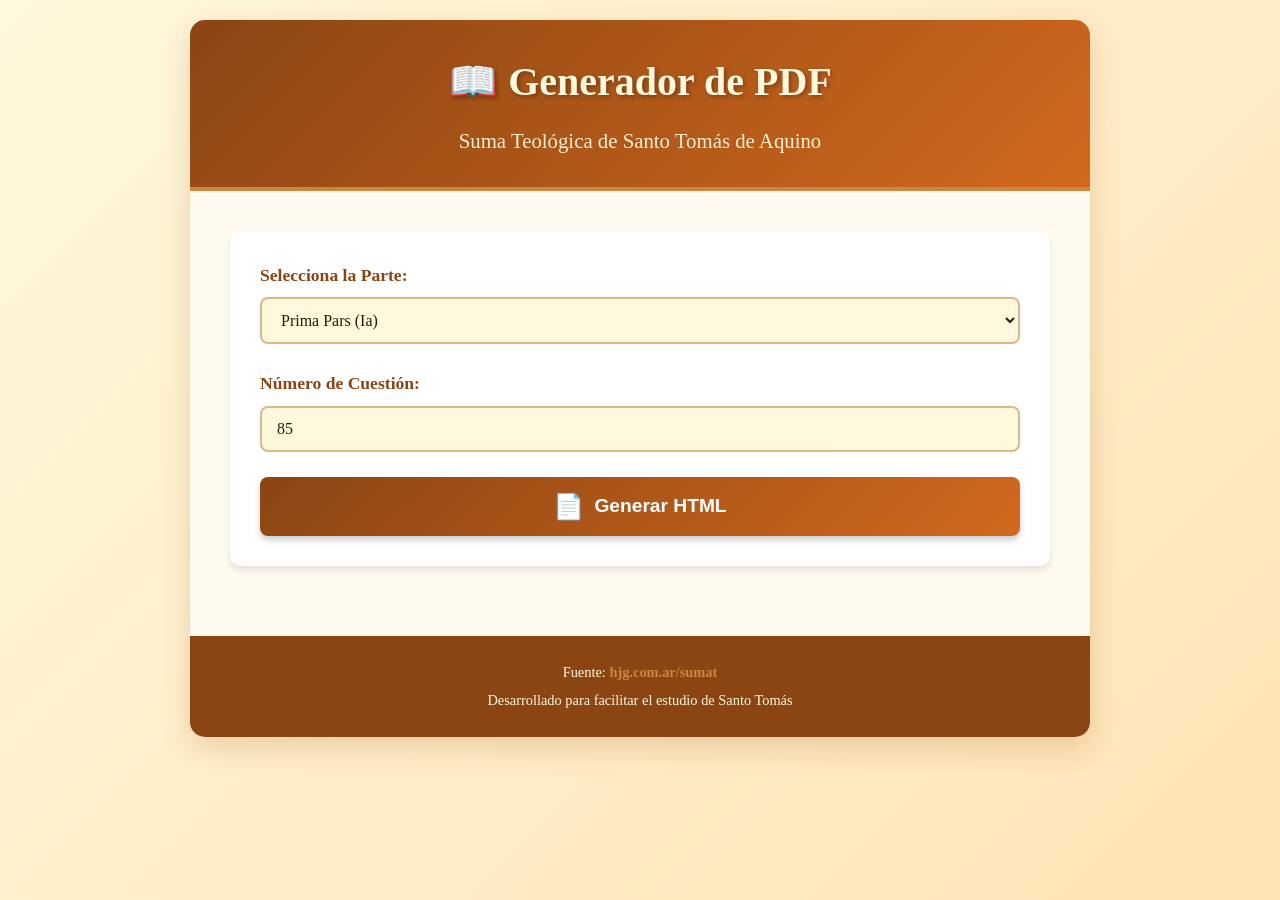
<file: index.html>
<!DOCTYPE html>
<html lang="es">
<head>
    <meta charset="UTF-8">
    <meta name="viewport" content="width=device-width, initial-scale=1.0">
    <title>Generador PDF - Suma Teológica</title>
    <link rel="stylesheet" href="styles.css">
</head>
<body>
    <div class="container">
        <header>
            <h1>📖 Generador de PDF</h1>
            <h2>Suma Teológica de Santo Tomás de Aquino</h2>
        </header>

        <main>
            <div class="form-section">
                <div class="form-group">
                    <label for="parte">Selecciona la Parte:</label>
                    <select id="parte" name="parte">
                        <option value="a">Prima Pars (Ia)</option>
                        <option value="b">Prima Secundae (I-II)</option>
                        <option value="c">Secunda Secundae (II-II)</option>
                        <option value="d">Tertia Pars (III)</option>
                    </select>
                </div>

                <div class="form-group">
                    <label for="cuestion">Número de Cuestión:</label>
                    <input type="number" id="cuestion" name="cuestion" min="1" max="200" value="85" placeholder="Ej: 85">
                </div>

                <button id="btnGenerar" class="btn-primary">
                    <span class="btn-icon">📄</span>
                    Generar HTML
                </button>

                <div id="loading" class="loading hidden">
                    <div class="spinner"></div>
                    <p>Descargando y procesando la cuestión...</p>
                </div>

                <div id="error" class="error hidden"></div>
                <div id="success" class="success hidden"></div>
            </div>

            <div class="preview-section hidden" id="previewSection">
                <h3>Vista Previa</h3>
                <div id="preview" class="preview-content"></div>
            </div>

            <div class="contenido-section hidden" id="contenidoSection">
                <div class="contenido-header">
                    <h3>📄 Contenido Completo</h3>
                    <button id="btnDescargar" class="btn-download hidden">
                        <span class="btn-icon">⬇️</span>
                        Descargar HTML
                    </button>
                </div>
                <div id="contenidoCompleto" class="contenido-full"></div>
            </div>
        </main>

        <footer>
            <p>Fuente: <a href="https://hjg.com.ar/sumat/" target="_blank">hjg.com.ar/sumat</a></p>
            <p>Desarrollado para facilitar el estudio de Santo Tomás</p>
        </footer>
    </div>

    <script src="script.js"></script>
</body>
</html>
</file>
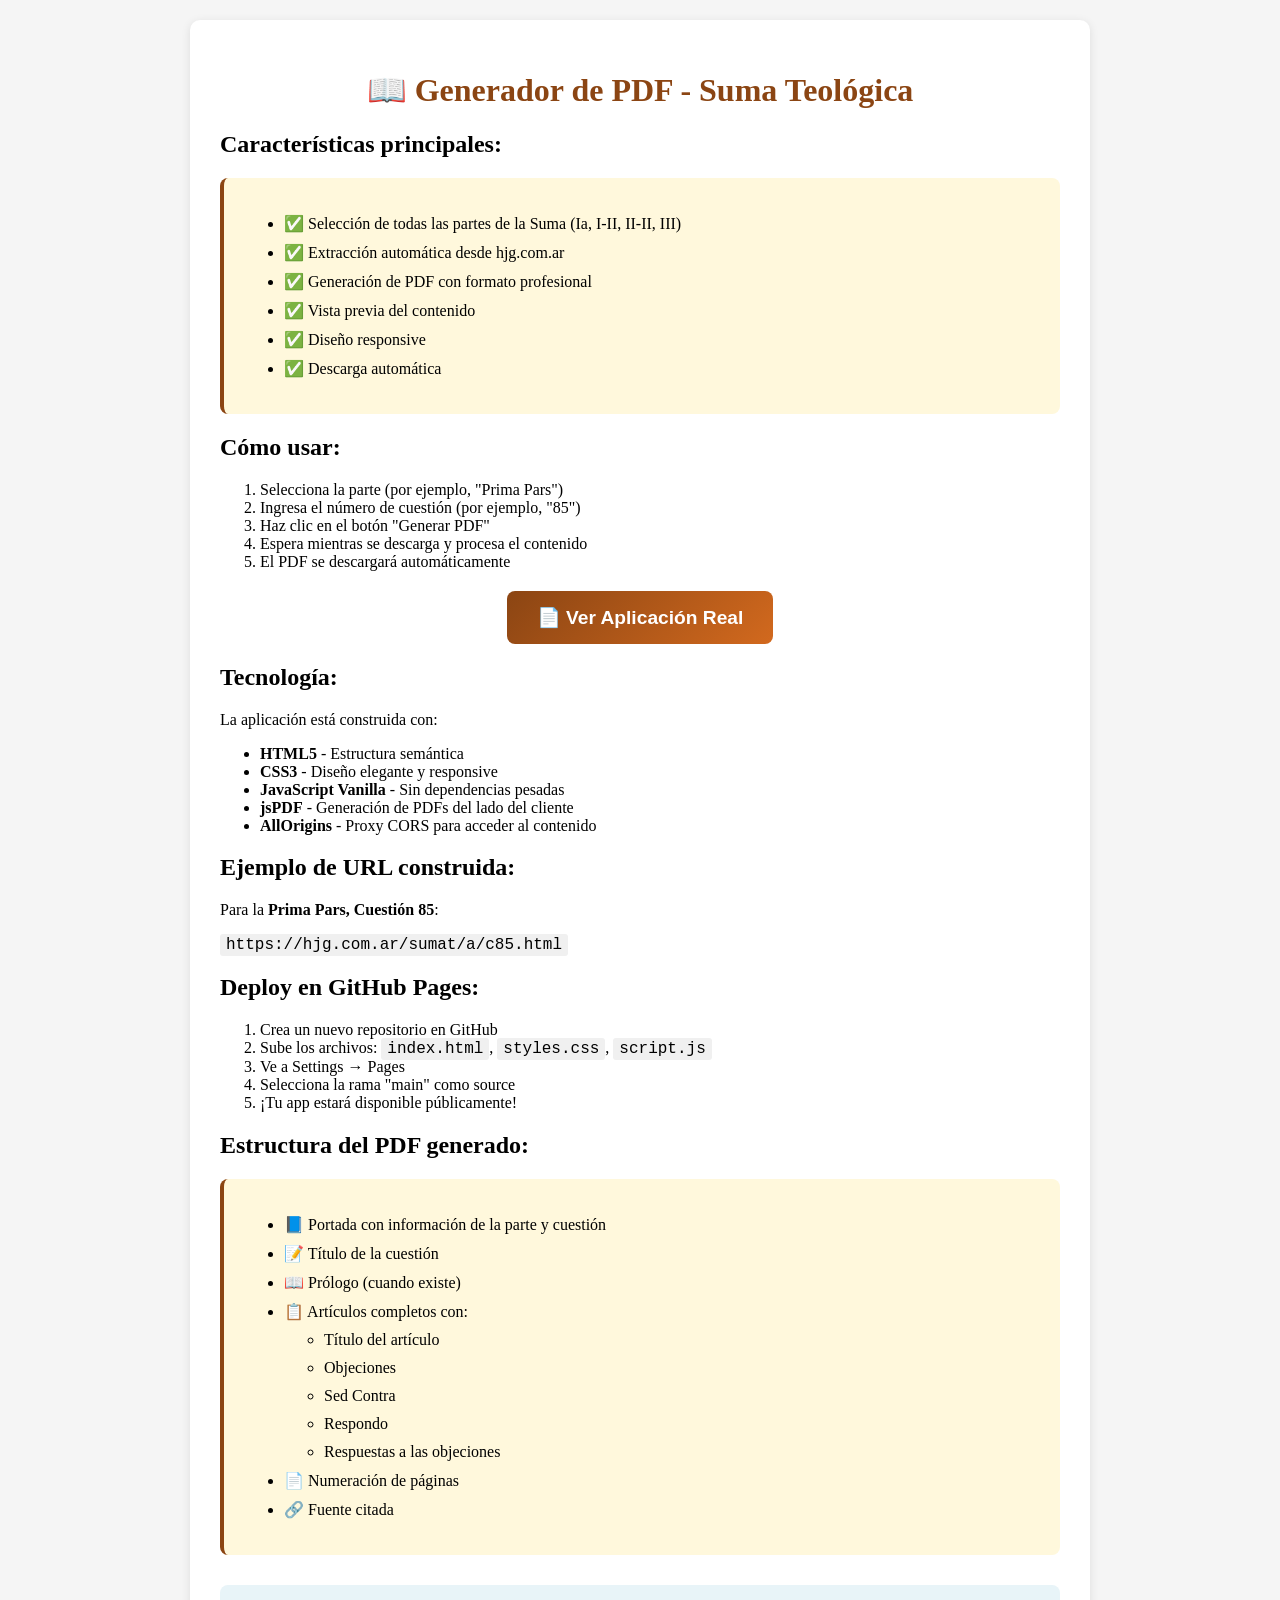
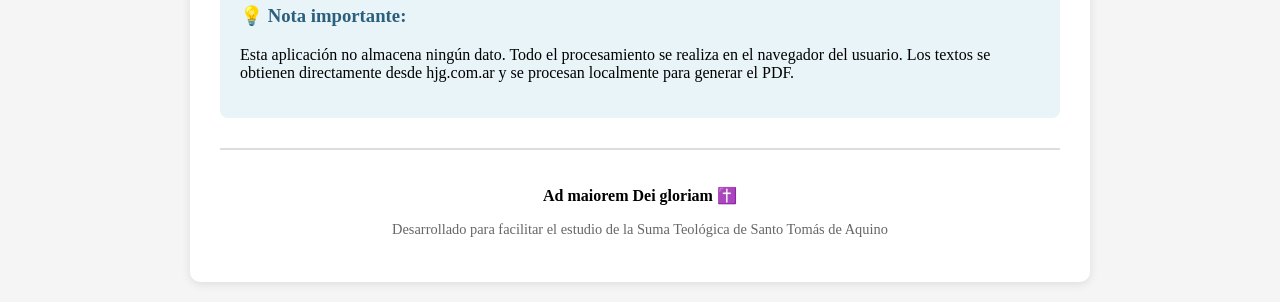
<file: demo.html>
<!DOCTYPE html>
<html lang="es">
<head>
    <meta charset="UTF-8">
    <meta name="viewport" content="width=device-width, initial-scale=1.0">
    <title>Demo - Generador PDF Suma Teológica</title>
    <style>
        body {
            font-family: Georgia, serif;
            max-width: 900px;
            margin: 0 auto;
            padding: 20px;
            background: #f5f5f5;
        }
        .demo-container {
            background: white;
            padding: 30px;
            border-radius: 10px;
            box-shadow: 0 2px 10px rgba(0,0,0,0.1);
        }
        h1 {
            color: #8B4513;
            text-align: center;
        }
        .screenshot {
            width: 100%;
            border: 2px solid #ddd;
            border-radius: 8px;
            margin: 20px 0;
        }
        .feature-list {
            background: #FFF8DC;
            padding: 20px;
            border-radius: 8px;
            border-left: 4px solid #8B4513;
        }
        .feature-list li {
            margin: 10px 0;
        }
        .button-demo {
            background: linear-gradient(135deg, #8B4513 0%, #D2691E 100%);
            color: white;
            padding: 15px 30px;
            border: none;
            border-radius: 8px;
            font-size: 1.2em;
            font-weight: bold;
            cursor: pointer;
            display: block;
            margin: 20px auto;
        }
        code {
            background: #f0f0f0;
            padding: 2px 6px;
            border-radius: 3px;
            font-family: 'Courier New', monospace;
        }
    </style>
</head>
<body>
    <div class="demo-container">
        <h1>📖 Generador de PDF - Suma Teológica</h1>
        
        <h2>Características principales:</h2>
        <div class="feature-list">
            <ul>
                <li>✅ Selección de todas las partes de la Suma (Ia, I-II, II-II, III)</li>
                <li>✅ Extracción automática desde hjg.com.ar</li>
                <li>✅ Generación de PDF con formato profesional</li>
                <li>✅ Vista previa del contenido</li>
                <li>✅ Diseño responsive</li>
                <li>✅ Descarga automática</li>
            </ul>
        </div>

        <h2>Cómo usar:</h2>
        <ol>
            <li>Selecciona la parte (por ejemplo, "Prima Pars")</li>
            <li>Ingresa el número de cuestión (por ejemplo, "85")</li>
            <li>Haz clic en el botón "Generar PDF"</li>
            <li>Espera mientras se descarga y procesa el contenido</li>
            <li>El PDF se descargará automáticamente</li>
        </ol>

        <button class="button-demo" onclick="alert('Abre index.html para usar la aplicación!')">
            📄 Ver Aplicación Real
        </button>

        <h2>Tecnología:</h2>
        <p>La aplicación está construida con:</p>
        <ul>
            <li><strong>HTML5</strong> - Estructura semántica</li>
            <li><strong>CSS3</strong> - Diseño elegante y responsive</li>
            <li><strong>JavaScript Vanilla</strong> - Sin dependencias pesadas</li>
            <li><strong>jsPDF</strong> - Generación de PDFs del lado del cliente</li>
            <li><strong>AllOrigins</strong> - Proxy CORS para acceder al contenido</li>
        </ul>

        <h2>Ejemplo de URL construida:</h2>
        <p>Para la <strong>Prima Pars, Cuestión 85</strong>:</p>
        <code>https://hjg.com.ar/sumat/a/c85.html</code>

        <h2>Deploy en GitHub Pages:</h2>
        <ol>
            <li>Crea un nuevo repositorio en GitHub</li>
            <li>Sube los archivos: <code>index.html</code>, <code>styles.css</code>, <code>script.js</code></li>
            <li>Ve a Settings → Pages</li>
            <li>Selecciona la rama "main" como source</li>
            <li>¡Tu app estará disponible públicamente!</li>
        </ol>

        <h2>Estructura del PDF generado:</h2>
        <div class="feature-list">
            <ul>
                <li>📘 Portada con información de la parte y cuestión</li>
                <li>📝 Título de la cuestión</li>
                <li>📖 Prólogo (cuando existe)</li>
                <li>📋 Artículos completos con:
                    <ul>
                        <li>Título del artículo</li>
                        <li>Objeciones</li>
                        <li>Sed Contra</li>
                        <li>Respondo</li>
                        <li>Respuestas a las objeciones</li>
                    </ul>
                </li>
                <li>📄 Numeración de páginas</li>
                <li>🔗 Fuente citada</li>
            </ul>
        </div>

        <div style="background: #E8F4F8; padding: 20px; border-radius: 8px; margin-top: 30px;">
            <h3 style="margin-top: 0; color: #2C5F7D;">💡 Nota importante:</h3>
            <p>Esta aplicación no almacena ningún dato. Todo el procesamiento se realiza en el navegador del usuario. Los textos se obtienen directamente desde hjg.com.ar y se procesan localmente para generar el PDF.</p>
        </div>

        <div style="text-align: center; margin-top: 30px; padding-top: 20px; border-top: 2px solid #ddd;">
            <p><strong>Ad maiorem Dei gloriam</strong> ✝️</p>
            <p style="font-size: 0.9em; color: #666;">
                Desarrollado para facilitar el estudio de la Suma Teológica de Santo Tomás de Aquino
            </p>
        </div>
    </div>
</body>
</html>
</file>
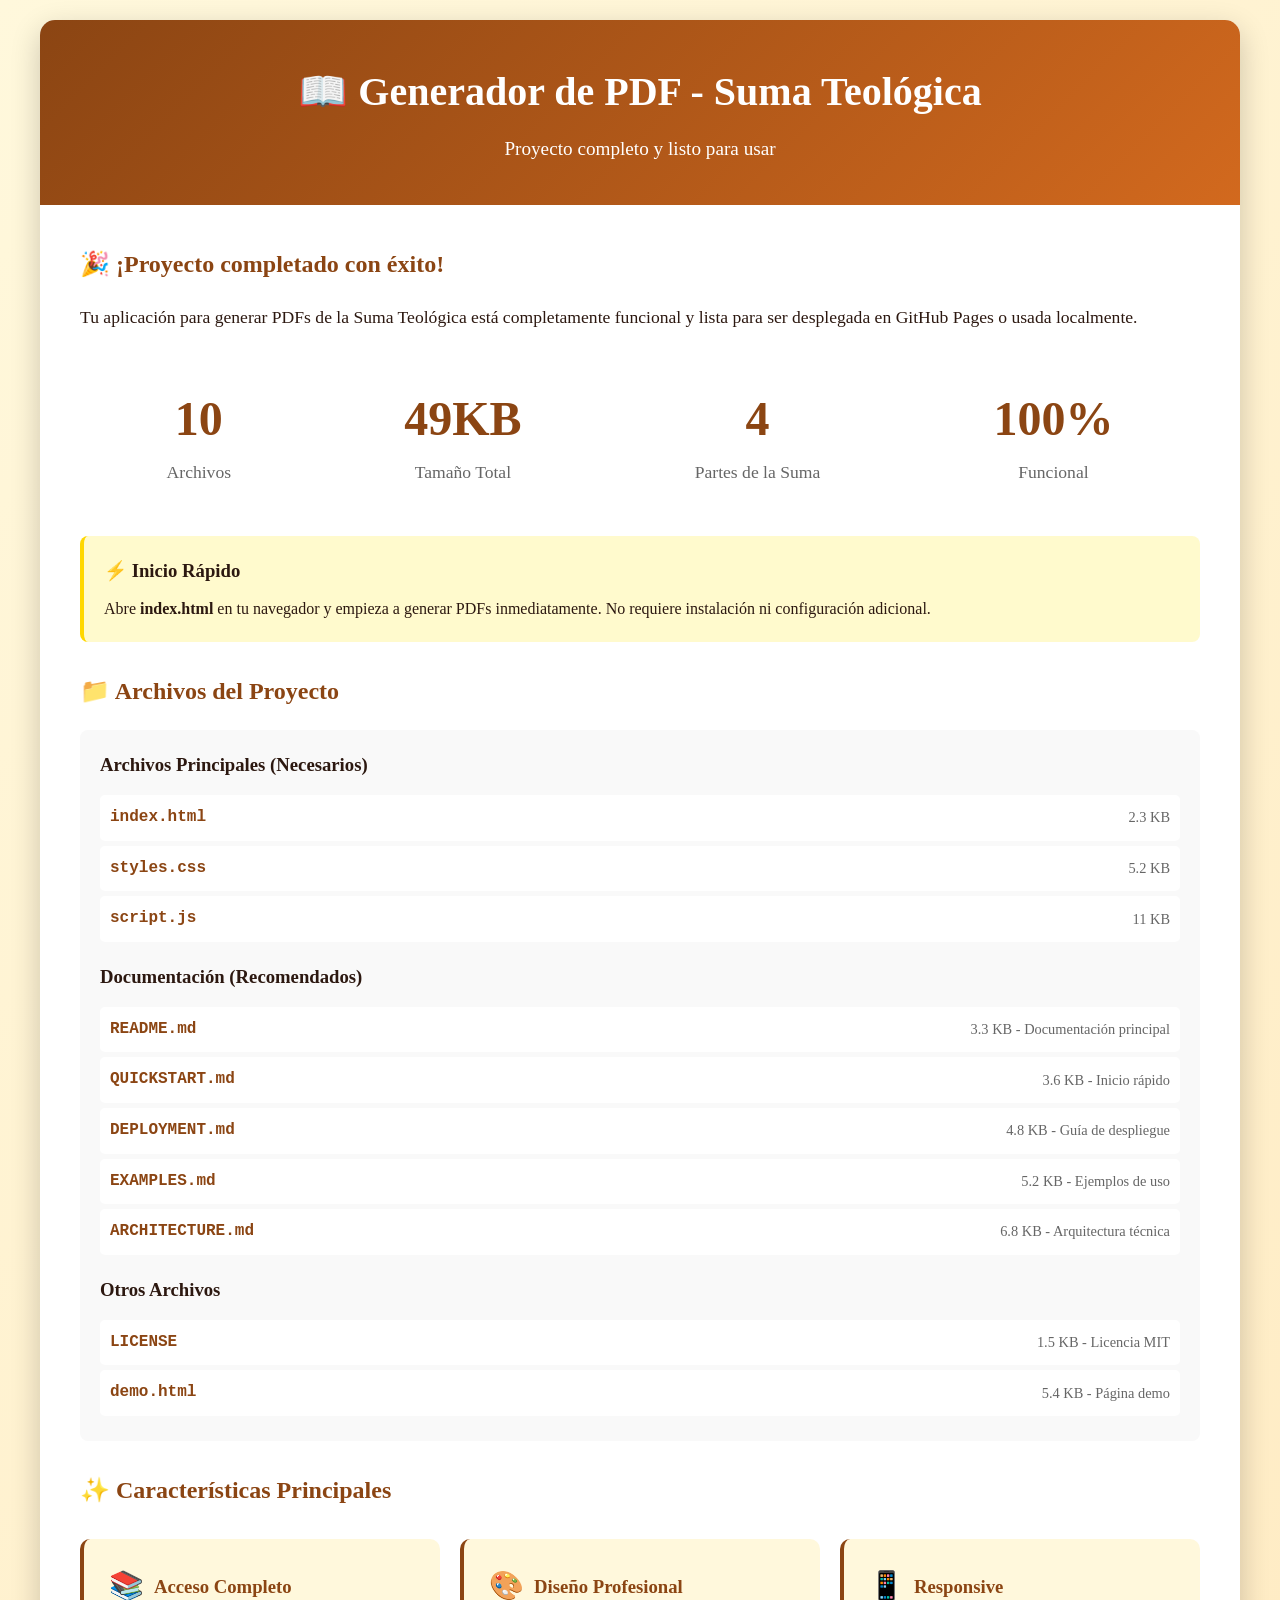
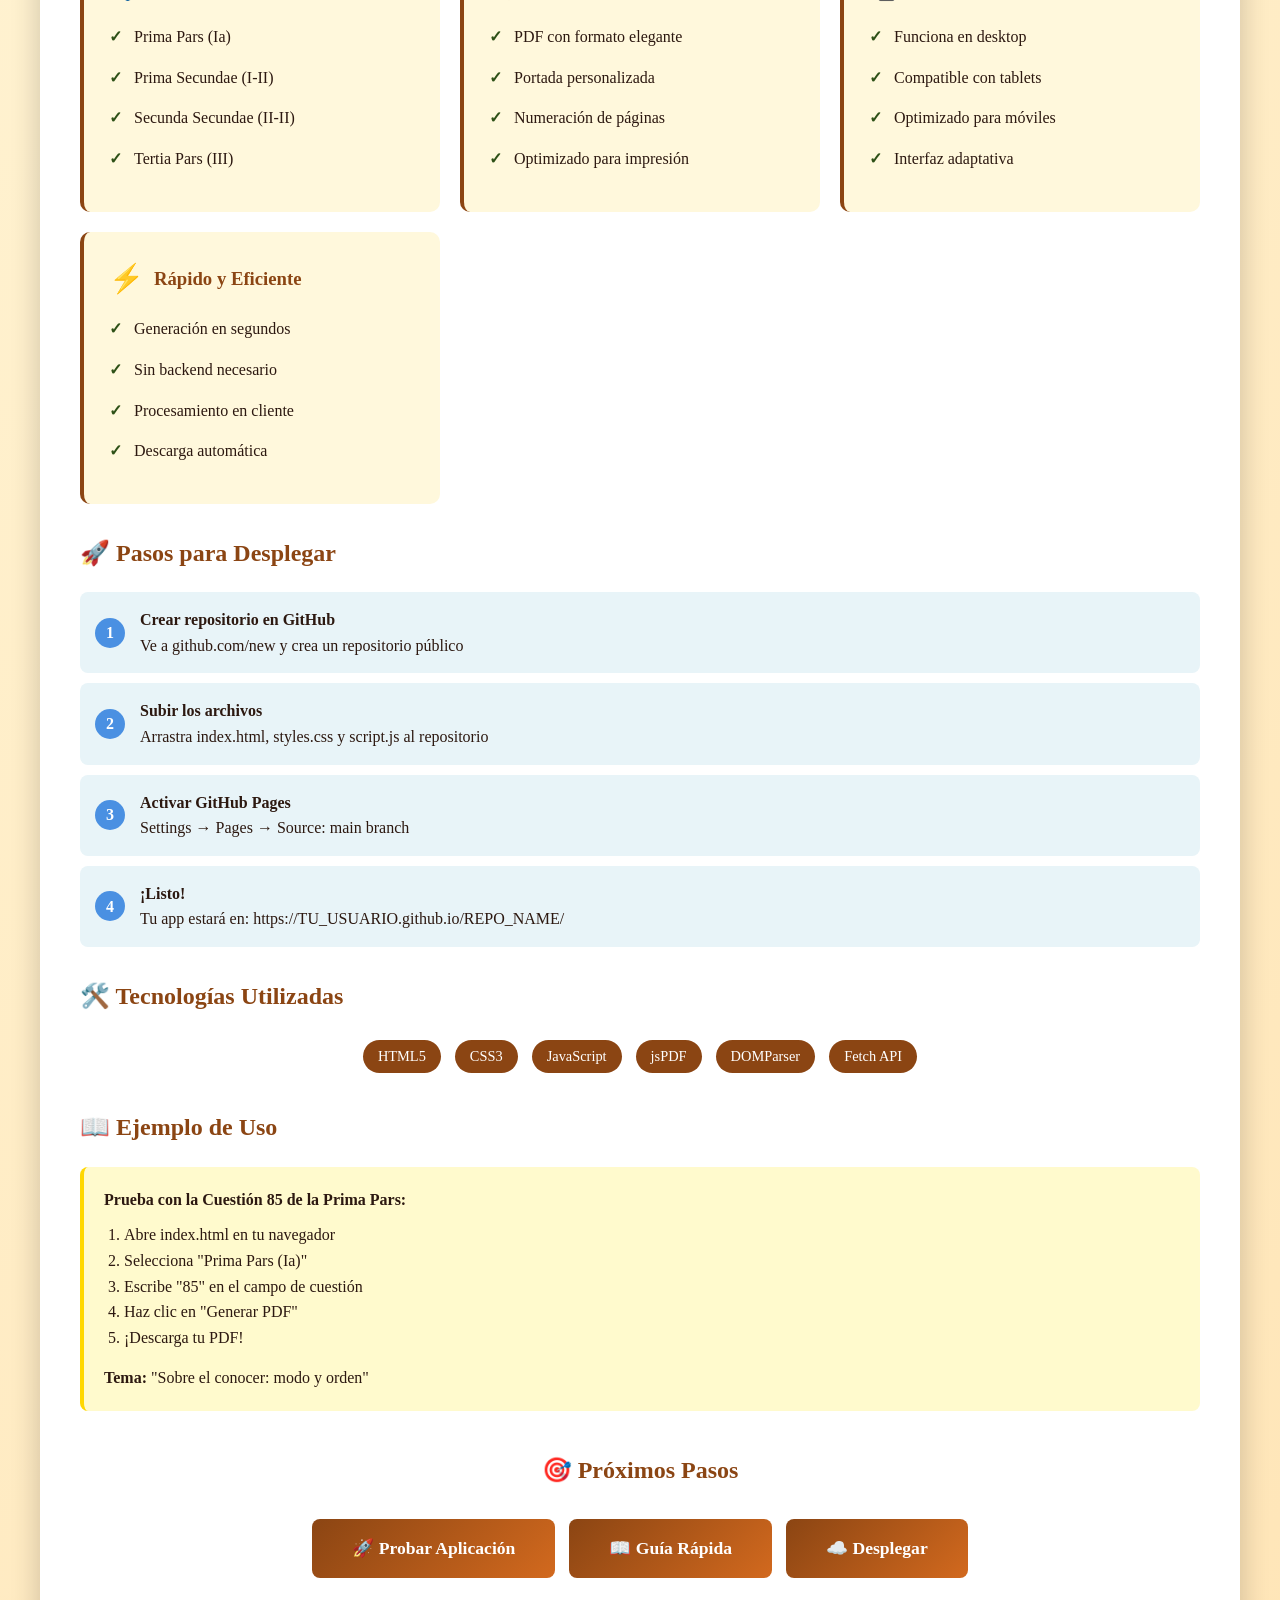
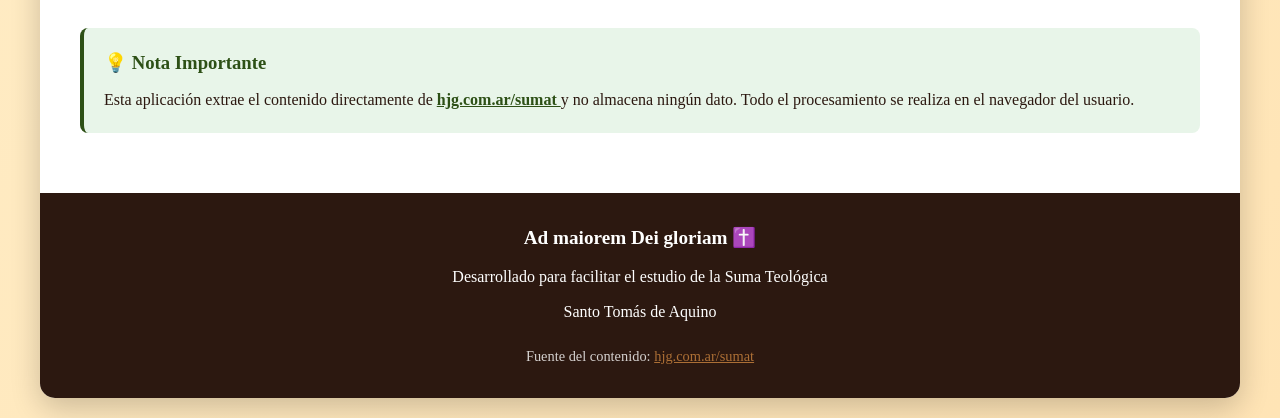
<file: PROJECT_SUMMARY.html>
<!DOCTYPE html>
<html lang="es">
<head>
    <meta charset="UTF-8">
    <meta name="viewport" content="width=device-width, initial-scale=1.0">
    <title>Resumen del Proyecto - Suma Teológica PDF</title>
    <style>
        * {
            margin: 0;
            padding: 0;
            box-sizing: border-box;
        }
        body {
            font-family: Georgia, serif;
            line-height: 1.6;
            color: #2C1810;
            background: linear-gradient(135deg, #FFF8DC 0%, #FFE4B5 100%);
            padding: 20px;
        }
        .container {
            max-width: 1200px;
            margin: 0 auto;
            background: white;
            border-radius: 15px;
            box-shadow: 0 10px 30px rgba(0,0,0,0.2);
            overflow: hidden;
        }
        header {
            background: linear-gradient(135deg, #8B4513 0%, #D2691E 100%);
            color: white;
            padding: 40px 20px;
            text-align: center;
        }
        header h1 {
            font-size: 2.5em;
            margin-bottom: 10px;
        }
        .content {
            padding: 40px;
        }
        .grid {
            display: grid;
            grid-template-columns: repeat(auto-fit, minmax(300px, 1fr));
            gap: 20px;
            margin: 30px 0;
        }
        .card {
            background: #FFF8DC;
            padding: 25px;
            border-radius: 10px;
            border-left: 4px solid #8B4513;
            transition: transform 0.3s, box-shadow 0.3s;
        }
        .card:hover {
            transform: translateY(-5px);
            box-shadow: 0 10px 20px rgba(0,0,0,0.1);
        }
        .card h3 {
            color: #8B4513;
            margin-bottom: 15px;
            display: flex;
            align-items: center;
            gap: 10px;
        }
        .card .icon {
            font-size: 1.5em;
        }
        .files-list {
            background: #f9f9f9;
            padding: 20px;
            border-radius: 8px;
            margin: 20px 0;
        }
        .files-list ul {
            list-style: none;
        }
        .files-list li {
            padding: 10px;
            margin: 5px 0;
            background: white;
            border-radius: 5px;
            display: flex;
            justify-content: space-between;
            align-items: center;
        }
        .file-name {
            font-family: 'Courier New', monospace;
            font-weight: bold;
            color: #8B4513;
        }
        .file-size {
            color: #666;
            font-size: 0.9em;
        }
        .feature {
            margin: 15px 0;
            padding-left: 25px;
            position: relative;
        }
        .feature:before {
            content: "✓";
            position: absolute;
            left: 0;
            color: #2D5016;
            font-weight: bold;
        }
        .steps {
            counter-reset: step-counter;
            list-style: none;
        }
        .steps li {
            counter-increment: step-counter;
            padding: 15px;
            margin: 10px 0;
            background: #E8F4F8;
            border-radius: 8px;
            position: relative;
            padding-left: 60px;
        }
        .steps li:before {
            content: counter(step-counter);
            position: absolute;
            left: 15px;
            top: 50%;
            transform: translateY(-50%);
            background: #4A90E2;
            color: white;
            width: 30px;
            height: 30px;
            border-radius: 50%;
            display: flex;
            align-items: center;
            justify-content: center;
            font-weight: bold;
        }
        .tech-badge {
            display: inline-block;
            background: #8B4513;
            color: white;
            padding: 5px 15px;
            border-radius: 20px;
            margin: 5px;
            font-size: 0.9em;
        }
        .cta-button {
            display: inline-block;
            background: linear-gradient(135deg, #8B4513 0%, #D2691E 100%);
            color: white;
            padding: 15px 40px;
            border-radius: 8px;
            text-decoration: none;
            font-weight: bold;
            font-size: 1.1em;
            transition: transform 0.3s;
            margin: 10px 5px;
        }
        .cta-button:hover {
            transform: translateY(-3px);
            box-shadow: 0 5px 15px rgba(0,0,0,0.3);
        }
        .highlight {
            background: #FFFACD;
            padding: 20px;
            border-radius: 8px;
            border-left: 4px solid #FFD700;
            margin: 20px 0;
        }
        footer {
            background: #2C1810;
            color: white;
            padding: 30px;
            text-align: center;
        }
        .stats {
            display: flex;
            justify-content: space-around;
            margin: 30px 0;
            flex-wrap: wrap;
        }
        .stat {
            text-align: center;
            padding: 20px;
        }
        .stat-number {
            font-size: 3em;
            font-weight: bold;
            color: #8B4513;
        }
        .stat-label {
            font-size: 1.1em;
            color: #666;
        }
        @media (max-width: 768px) {
            .grid {
                grid-template-columns: 1fr;
            }
            header h1 {
                font-size: 2em;
            }
        }
    </style>
</head>
<body>
    <div class="container">
        <header>
            <h1>📖 Generador de PDF - Suma Teológica</h1>
            <p style="font-size: 1.2em; margin-top: 10px;">Proyecto completo y listo para usar</p>
        </header>

        <div class="content">
            <section>
                <h2 style="color: #8B4513; margin-bottom: 20px;">🎉 ¡Proyecto completado con éxito!</h2>
                <p style="font-size: 1.1em; margin-bottom: 20px;">
                    Tu aplicación para generar PDFs de la Suma Teológica está completamente funcional
                    y lista para ser desplegada en GitHub Pages o usada localmente.
                </p>
            </section>

            <div class="stats">
                <div class="stat">
                    <div class="stat-number">10</div>
                    <div class="stat-label">Archivos</div>
                </div>
                <div class="stat">
                    <div class="stat-number">49KB</div>
                    <div class="stat-label">Tamaño Total</div>
                </div>
                <div class="stat">
                    <div class="stat-number">4</div>
                    <div class="stat-label">Partes de la Suma</div>
                </div>
                <div class="stat">
                    <div class="stat-number">100%</div>
                    <div class="stat-label">Funcional</div>
                </div>
            </div>

            <section class="highlight">
                <h3 style="margin-bottom: 10px;">⚡ Inicio Rápido</h3>
                <p>Abre <strong>index.html</strong> en tu navegador y empieza a generar PDFs inmediatamente.
                No requiere instalación ni configuración adicional.</p>
            </section>

            <section>
                <h2 style="color: #8B4513; margin: 30px 0 20px;">📁 Archivos del Proyecto</h2>
                
                <div class="files-list">
                    <h3 style="margin-bottom: 15px;">Archivos Principales (Necesarios)</h3>
                    <ul>
                        <li>
                            <span class="file-name">index.html</span>
                            <span class="file-size">2.3 KB</span>
                        </li>
                        <li>
                            <span class="file-name">styles.css</span>
                            <span class="file-size">5.2 KB</span>
                        </li>
                        <li>
                            <span class="file-name">script.js</span>
                            <span class="file-size">11 KB</span>
                        </li>
                    </ul>

                    <h3 style="margin: 20px 0 15px;">Documentación (Recomendados)</h3>
                    <ul>
                        <li>
                            <span class="file-name">README.md</span>
                            <span class="file-size">3.3 KB - Documentación principal</span>
                        </li>
                        <li>
                            <span class="file-name">QUICKSTART.md</span>
                            <span class="file-size">3.6 KB - Inicio rápido</span>
                        </li>
                        <li>
                            <span class="file-name">DEPLOYMENT.md</span>
                            <span class="file-size">4.8 KB - Guía de despliegue</span>
                        </li>
                        <li>
                            <span class="file-name">EXAMPLES.md</span>
                            <span class="file-size">5.2 KB - Ejemplos de uso</span>
                        </li>
                        <li>
                            <span class="file-name">ARCHITECTURE.md</span>
                            <span class="file-size">6.8 KB - Arquitectura técnica</span>
                        </li>
                    </ul>

                    <h3 style="margin: 20px 0 15px;">Otros Archivos</h3>
                    <ul>
                        <li>
                            <span class="file-name">LICENSE</span>
                            <span class="file-size">1.5 KB - Licencia MIT</span>
                        </li>
                        <li>
                            <span class="file-name">demo.html</span>
                            <span class="file-size">5.4 KB - Página demo</span>
                        </li>
                    </ul>
                </div>
            </section>

            <section>
                <h2 style="color: #8B4513; margin: 30px 0 20px;">✨ Características Principales</h2>
                
                <div class="grid">
                    <div class="card">
                        <h3><span class="icon">📚</span> Acceso Completo</h3>
                        <div class="feature">Prima Pars (Ia)</div>
                        <div class="feature">Prima Secundae (I-II)</div>
                        <div class="feature">Secunda Secundae (II-II)</div>
                        <div class="feature">Tertia Pars (III)</div>
                    </div>

                    <div class="card">
                        <h3><span class="icon">🎨</span> Diseño Profesional</h3>
                        <div class="feature">PDF con formato elegante</div>
                        <div class="feature">Portada personalizada</div>
                        <div class="feature">Numeración de páginas</div>
                        <div class="feature">Optimizado para impresión</div>
                    </div>

                    <div class="card">
                        <h3><span class="icon">📱</span> Responsive</h3>
                        <div class="feature">Funciona en desktop</div>
                        <div class="feature">Compatible con tablets</div>
                        <div class="feature">Optimizado para móviles</div>
                        <div class="feature">Interfaz adaptativa</div>
                    </div>

                    <div class="card">
                        <h3><span class="icon">⚡</span> Rápido y Eficiente</h3>
                        <div class="feature">Generación en segundos</div>
                        <div class="feature">Sin backend necesario</div>
                        <div class="feature">Procesamiento en cliente</div>
                        <div class="feature">Descarga automática</div>
                    </div>
                </div>
            </section>

            <section>
                <h2 style="color: #8B4513; margin: 30px 0 20px;">🚀 Pasos para Desplegar</h2>
                
                <ol class="steps">
                    <li>
                        <strong>Crear repositorio en GitHub</strong><br>
                        Ve a github.com/new y crea un repositorio público
                    </li>
                    <li>
                        <strong>Subir los archivos</strong><br>
                        Arrastra index.html, styles.css y script.js al repositorio
                    </li>
                    <li>
                        <strong>Activar GitHub Pages</strong><br>
                        Settings → Pages → Source: main branch
                    </li>
                    <li>
                        <strong>¡Listo!</strong><br>
                        Tu app estará en: https://TU_USUARIO.github.io/REPO_NAME/
                    </li>
                </ol>
            </section>

            <section>
                <h2 style="color: #8B4513; margin: 30px 0 20px;">🛠️ Tecnologías Utilizadas</h2>
                <div style="text-align: center; margin: 20px 0;">
                    <span class="tech-badge">HTML5</span>
                    <span class="tech-badge">CSS3</span>
                    <span class="tech-badge">JavaScript</span>
                    <span class="tech-badge">jsPDF</span>
                    <span class="tech-badge">DOMParser</span>
                    <span class="tech-badge">Fetch API</span>
                </div>
            </section>

            <section>
                <h2 style="color: #8B4513; margin: 30px 0 20px;">📖 Ejemplo de Uso</h2>
                <div class="highlight">
                    <p><strong>Prueba con la Cuestión 85 de la Prima Pars:</strong></p>
                    <ol style="margin: 10px 0 10px 20px;">
                        <li>Abre index.html en tu navegador</li>
                        <li>Selecciona "Prima Pars (Ia)"</li>
                        <li>Escribe "85" en el campo de cuestión</li>
                        <li>Haz clic en "Generar PDF"</li>
                        <li>¡Descarga tu PDF!</li>
                    </ol>
                    <p style="margin-top: 15px;">
                        <strong>Tema:</strong> "Sobre el conocer: modo y orden"
                    </p>
                </div>
            </section>

            <section style="text-align: center; margin: 40px 0;">
                <h2 style="color: #8B4513; margin-bottom: 20px;">🎯 Próximos Pasos</h2>
                <a href="index.html" class="cta-button">🚀 Probar Aplicación</a>
                <a href="QUICKSTART.md" class="cta-button">📖 Guía Rápida</a>
                <a href="DEPLOYMENT.md" class="cta-button">☁️ Desplegar</a>
            </section>

            <section class="highlight" style="background: #E8F5E9; border-left-color: #2D5016;">
                <h3 style="color: #2D5016; margin-bottom: 10px;">💡 Nota Importante</h3>
                <p>
                    Esta aplicación extrae el contenido directamente de 
                    <a href="https://hjg.com.ar/sumat/" target="_blank" style="color: #2D5016; font-weight: bold;">
                        hjg.com.ar/sumat
                    </a>
                    y no almacena ningún dato. Todo el procesamiento se realiza en el navegador del usuario.
                </p>
            </section>
        </div>

        <footer>
            <p style="font-size: 1.2em; margin-bottom: 10px;">
                <strong>Ad maiorem Dei gloriam</strong> ✝️
            </p>
            <p>Desarrollado para facilitar el estudio de la Suma Teológica</p>
            <p style="margin-top: 10px;">Santo Tomás de Aquino</p>
            <p style="margin-top: 20px; font-size: 0.9em; opacity: 0.8;">
                Fuente del contenido: <a href="https://hjg.com.ar/sumat/" style="color: #CD853F;">hjg.com.ar/sumat</a>
            </p>
        </footer>
    </div>
</body>
</html>
</file>
<file: styles.css>
* {
    margin: 0;
    padding: 0;
    box-sizing: border-box;
}

:root {
    --primary-color: #8B4513;
    --secondary-color: #D2691E;
    --accent-color: #CD853F;
    --text-color: #2C1810;
    --bg-color: #FFF8DC;
    --card-bg: #FFFAF0;
    --border-color: #DEB887;
    --success-color: #2D5016;
    --error-color: #8B0000;
}

body {
    font-family: 'Georgia', 'Times New Roman', serif;
    background: linear-gradient(135deg, var(--bg-color) 0%, #FFE4B5 100%);
    color: var(--text-color);
    line-height: 1.6;
    min-height: 100vh;
    padding: 20px;
}

.container {
    max-width: 900px;
    margin: 0 auto;
    background: var(--card-bg);
    border-radius: 15px;
    box-shadow: 0 10px 30px rgba(139, 69, 19, 0.2);
    overflow: hidden;
}

header {
    background: linear-gradient(135deg, var(--primary-color) 0%, var(--secondary-color) 100%);
    color: var(--bg-color);
    padding: 30px;
    text-align: center;
    border-bottom: 4px solid var(--accent-color);
}

header h1 {
    font-size: 2.5em;
    margin-bottom: 10px;
    text-shadow: 2px 2px 4px rgba(0, 0, 0, 0.3);
}

header h2 {
    font-size: 1.3em;
    font-weight: normal;
    opacity: 0.95;
}

main {
    padding: 40px;
}

.form-section {
    background: white;
    padding: 30px;
    border-radius: 10px;
    box-shadow: 0 4px 6px rgba(0, 0, 0, 0.1);
    margin-bottom: 30px;
}

.form-group {
    margin-bottom: 25px;
}

label {
    display: block;
    font-weight: bold;
    margin-bottom: 8px;
    color: var(--primary-color);
    font-size: 1.1em;
}

select,
input[type="number"],
textarea {
    width: 100%;
    padding: 12px 15px;
    font-size: 1em;
    border: 2px solid var(--border-color);
    border-radius: 8px;
    background: var(--bg-color);
    color: var(--text-color);
    font-family: inherit;
    transition: all 0.3s ease;
}

select:focus,
input[type="number"]:focus,
textarea:focus {
    outline: none;
    border-color: var(--primary-color);
    box-shadow: 0 0 0 3px rgba(139, 69, 19, 0.1);
}

textarea {
    resize: vertical;
    font-family: 'Courier New', monospace;
    font-size: 0.9em;
}

small {
    font-size: 0.85em;
}

small a {
    color: var(--primary-color);
    font-weight: bold;
}

.btn-primary {
    width: 100%;
    padding: 15px 30px;
    font-size: 1.2em;
    font-weight: bold;
    color: white;
    background: linear-gradient(135deg, var(--primary-color) 0%, var(--secondary-color) 100%);
    border: none;
    border-radius: 8px;
    cursor: pointer;
    transition: all 0.3s ease;
    display: flex;
    align-items: center;
    justify-content: center;
    gap: 10px;
    box-shadow: 0 4px 6px rgba(0, 0, 0, 0.2);
}

.btn-primary:hover {
    transform: translateY(-2px);
    box-shadow: 0 6px 12px rgba(0, 0, 0, 0.3);
}

.btn-primary:active {
    transform: translateY(0);
}

.btn-primary:disabled {
    opacity: 0.6;
    cursor: not-allowed;
    transform: none;
}

.btn-icon {
    font-size: 1.3em;
}

.loading {
    text-align: center;
    padding: 30px;
    margin-top: 20px;
    background: #E8F4F8;
    border-radius: 8px;
    border-left: 4px solid #4A90E2;
}

.spinner {
    border: 4px solid #f3f3f3;
    border-top: 4px solid var(--primary-color);
    border-radius: 50%;
    width: 40px;
    height: 40px;
    animation: spin 1s linear infinite;
    margin: 0 auto 15px;
}

@keyframes spin {
    0% { transform: rotate(0deg); }
    100% { transform: rotate(360deg); }
}

.error {
    background: #FFE4E4;
    border-left: 4px solid var(--error-color);
    padding: 15px 20px;
    margin-top: 20px;
    border-radius: 8px;
    color: var(--error-color);
}

.success {
    background: #E8F5E9;
    border-left: 4px solid var(--success-color);
    padding: 15px 20px;
    margin-top: 20px;
    border-radius: 8px;
    color: var(--success-color);
}

.hidden {
    display: none !important;
}

.preview-section {
    background: white;
    padding: 30px;
    border-radius: 10px;
    box-shadow: 0 4px 6px rgba(0, 0, 0, 0.1);
}

.preview-section h3 {
    color: var(--primary-color);
    margin-bottom: 20px;
    padding-bottom: 10px;
    border-bottom: 2px solid var(--border-color);
}

.preview-content {
    max-height: 500px;
    overflow-y: auto;
    padding: 20px;
    background: var(--bg-color);
    border-radius: 8px;
    font-size: 0.95em;
}

.preview-content h4 {
    color: var(--primary-color);
    margin: 20px 0 10px;
    font-size: 1.2em;
}

.preview-content p {
    margin-bottom: 15px;
    text-align: justify;
}

.preview-content ol {
    margin-left: 25px;
    margin-bottom: 15px;
}

.preview-content li {
    margin-bottom: 8px;
}

footer {
    background: var(--primary-color);
    color: var(--bg-color);
    padding: 20px;
    text-align: center;
    font-size: 0.9em;
}

footer a {
    color: var(--accent-color);
    text-decoration: none;
    font-weight: bold;
}

footer a:hover {
    text-decoration: underline;
}

footer p {
    margin: 5px 0;
}

/* Scrollbar personalizada */
.preview-content::-webkit-scrollbar {
    width: 10px;
}

.preview-content::-webkit-scrollbar-track {
    background: #f1f1f1;
    border-radius: 5px;
}

.preview-content::-webkit-scrollbar-thumb {
    background: var(--accent-color);
    border-radius: 5px;
}

.preview-content::-webkit-scrollbar-thumb:hover {
    background: var(--primary-color);
}

/* Estilos para visualización completa del contenido */
.contenido-section {
    margin-top: 30px;
}

.contenido-header {
    display: flex;
    justify-content: space-between;
    align-items: center;
    margin-bottom: 20px;
    padding-bottom: 15px;
    border-bottom: 2px solid var(--primary-color);
    flex-wrap: wrap;
    gap: 15px;
}

.contenido-header h3 {
    font-size: 1.5em;
    color: var(--primary-color);
    margin: 0;
}

.btn-download {
    padding: 12px 30px;
    font-size: 1em;
    font-weight: bold;
    color: white;
    background: linear-gradient(135deg, var(--primary-color) 0%, var(--secondary-color) 100%);
    border: none;
    border-radius: 8px;
    cursor: pointer;
    transition: all 0.3s ease;
    display: flex;
    align-items: center;
    gap: 10px;
    box-shadow: 0 4px 6px rgba(0, 0, 0, 0.2);
}

.btn-download:hover {
    transform: translateY(-2px);
    box-shadow: 0 6px 12px rgba(0, 0, 0, 0.3);
}

.contenido-full {
    background: white;
    padding: 40px;
    border-radius: 10px;
    box-shadow: 0 4px 6px rgba(0,0,0,0.1);
    max-height: 80vh;
    overflow-y: auto;
}

.portada-vista {
    text-align: center;
    padding: 40px 20px;
    background: linear-gradient(135deg, var(--primary-color) 0%, var(--secondary-color) 100%);
    color: white;
    margin: -40px -40px 40px;
    border-radius: 10px 10px 0 0;
}

.portada-vista h1 {
    font-size: 2.2em;
    margin-bottom: 10px;
}

.portada-vista h2 {
    font-size: 1.3em;
    margin-bottom: 10px;
    font-weight: normal;
}

.portada-vista h3 {
    font-size: 1.1em;
    margin-top: 5px;
    font-weight: normal;
}

.contenido-full .titulo-cuestion {
    text-align: center;
    color: var(--primary-color);
    margin: 30px 0;
    font-size: 1.6em;
    text-transform: uppercase;
}

.contenido-full hr {
    border: none;
    border-top: 2px solid var(--primary-color);
    margin: 20px 0;
}

.contenido-full h3 {
    color: var(--primary-color);
    margin: 25px 0 15px;
    font-size: 1.3em;
}

.contenido-full h4 {
    color: #555;
    margin: 20px 0 10px;
    font-size: 1.05em;
}

.contenido-full p {
    text-align: justify;
    margin: 15px 0;
    line-height: 1.8;
    color: var(--text-color);
}

.contenido-full .articulo {
    margin: 30px 0;
    padding: 20px 0;
}

.contenido-full .articulo-separador {
    border: none;
    border-top: 1px solid var(--border-color);
    margin: 30px 40px;
}

.contenido-full .sed-contra {
    font-style: italic;
    margin: 20px 0;
    padding: 15px;
    background: #FFFACD;
    border-left: 4px solid #FFD700;
    border-radius: 5px;
}

.footer-vista {
    text-align: center;
    margin-top: 40px;
    padding-top: 20px;
    border-top: 1px solid #ddd;
    font-size: 0.9em;
    color: #666;
}

.footer-vista a {
    color: var(--primary-color);
    text-decoration: none;
}

.footer-vista a:hover {
    text-decoration: underline;
}

.contenido-full::-webkit-scrollbar {
    width: 10px;
}

.contenido-full::-webkit-scrollbar-track {
    background: #f1f1f1;
    border-radius: 5px;
}

.contenido-full::-webkit-scrollbar-thumb {
    background: var(--accent-color);
    border-radius: 5px;
}

.contenido-full::-webkit-scrollbar-thumb:hover {
    background: var(--primary-color);
}

/* Responsive */
@media (max-width: 768px) {
    header h1 {
        font-size: 2em;
    }

    header h2 {
        font-size: 1.1em;
    }

    main {
        padding: 20px;
    }

    .form-section,
    .preview-section {
        padding: 20px;
    }
    
    .contenido-full {
        padding: 20px;
        max-height: 70vh;
    }
    
    .portada-vista {
        margin: -20px -20px 20px;
        padding: 30px 15px;
    }
    
    .portada-vista h1 {
        font-size: 1.5em;
    }
    
    .contenido-header {
        flex-direction: column;
        align-items: stretch;
    }
    
    .btn-download {
        width: 100%;
        justify-content: center;
    }
}
</file>
